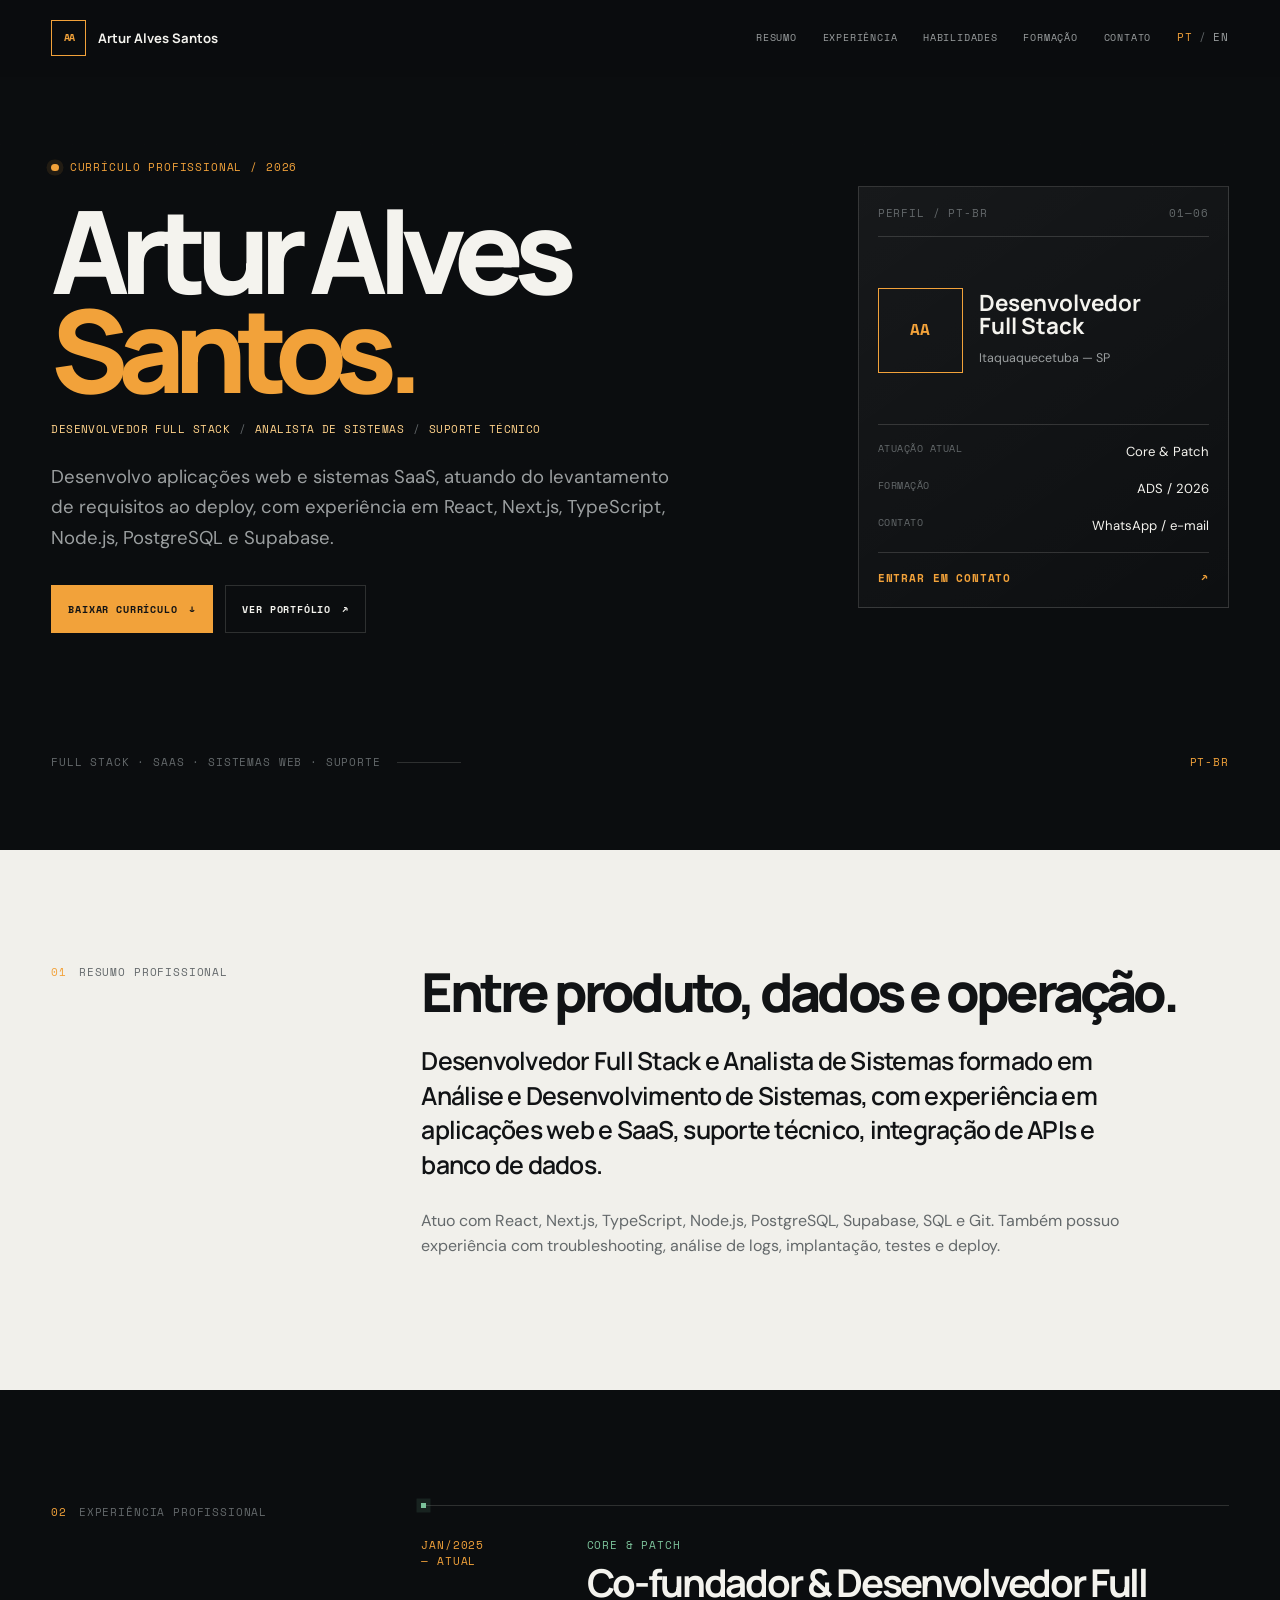
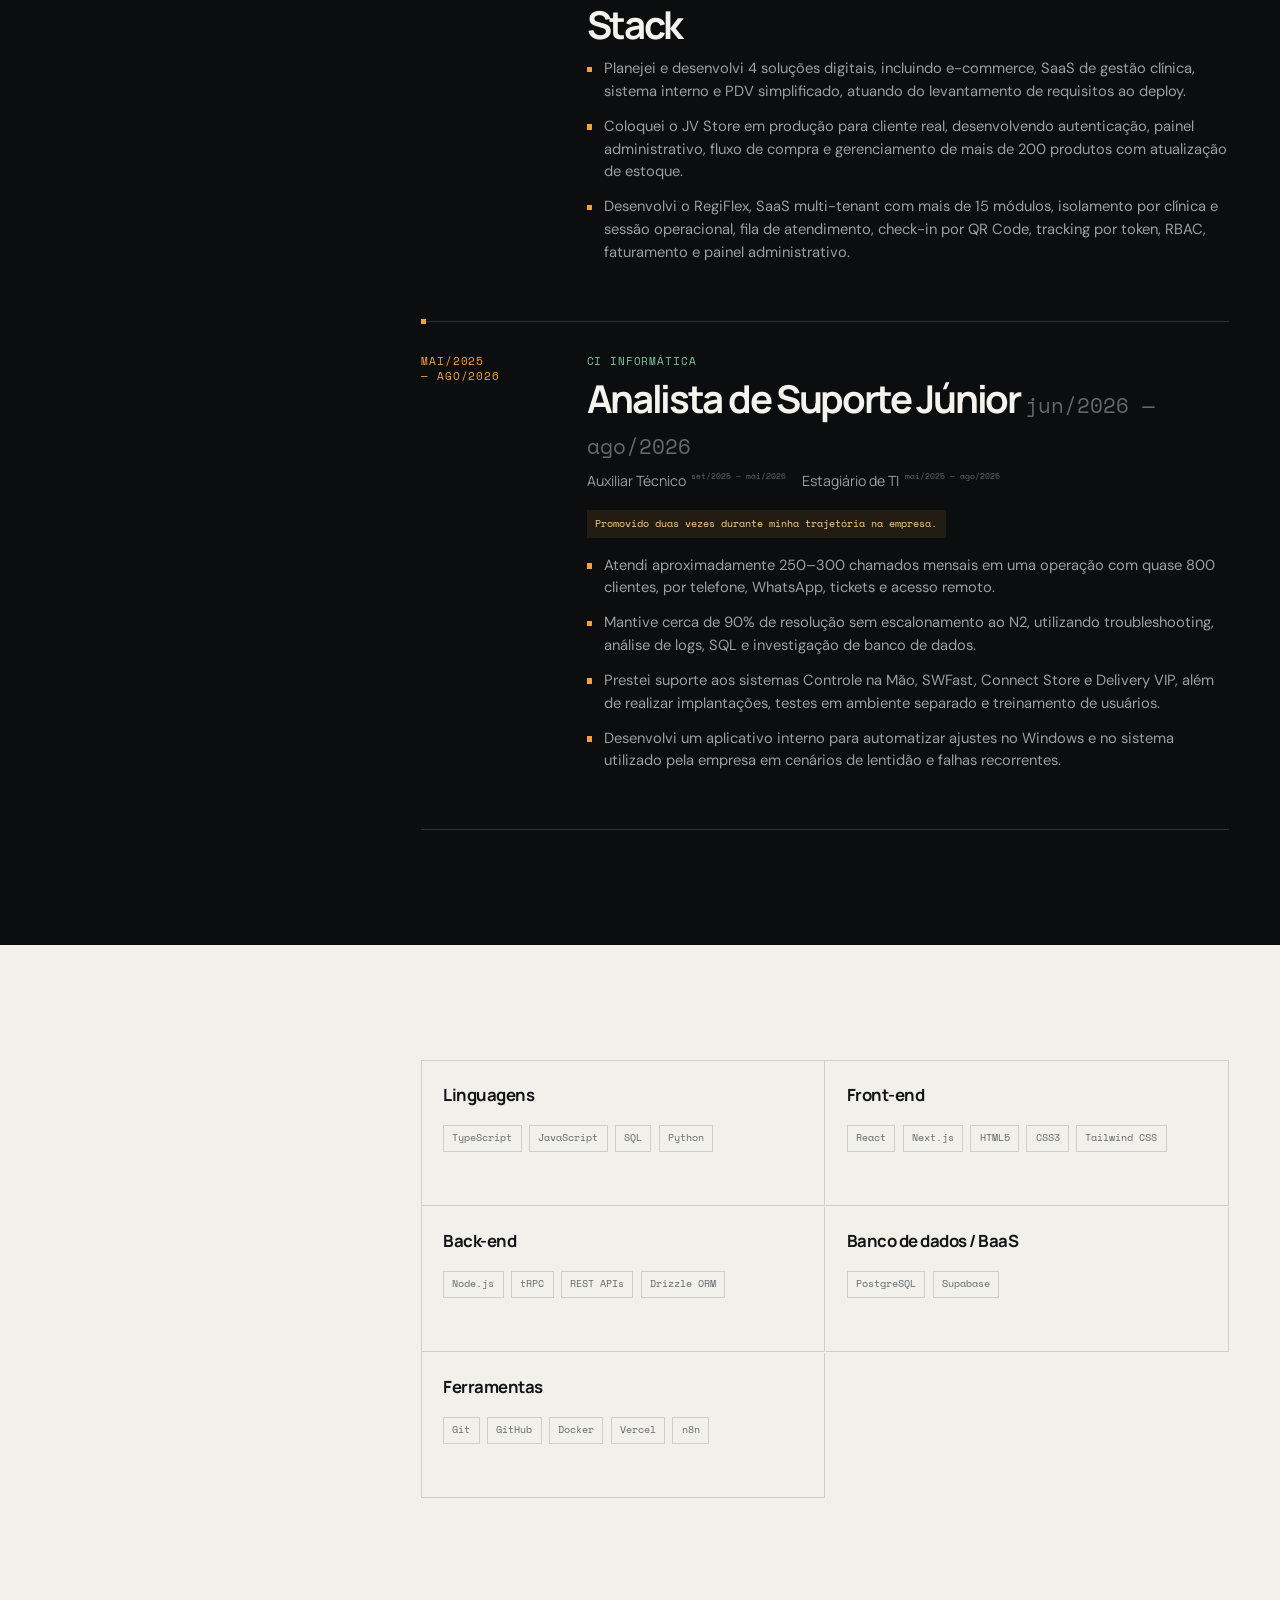
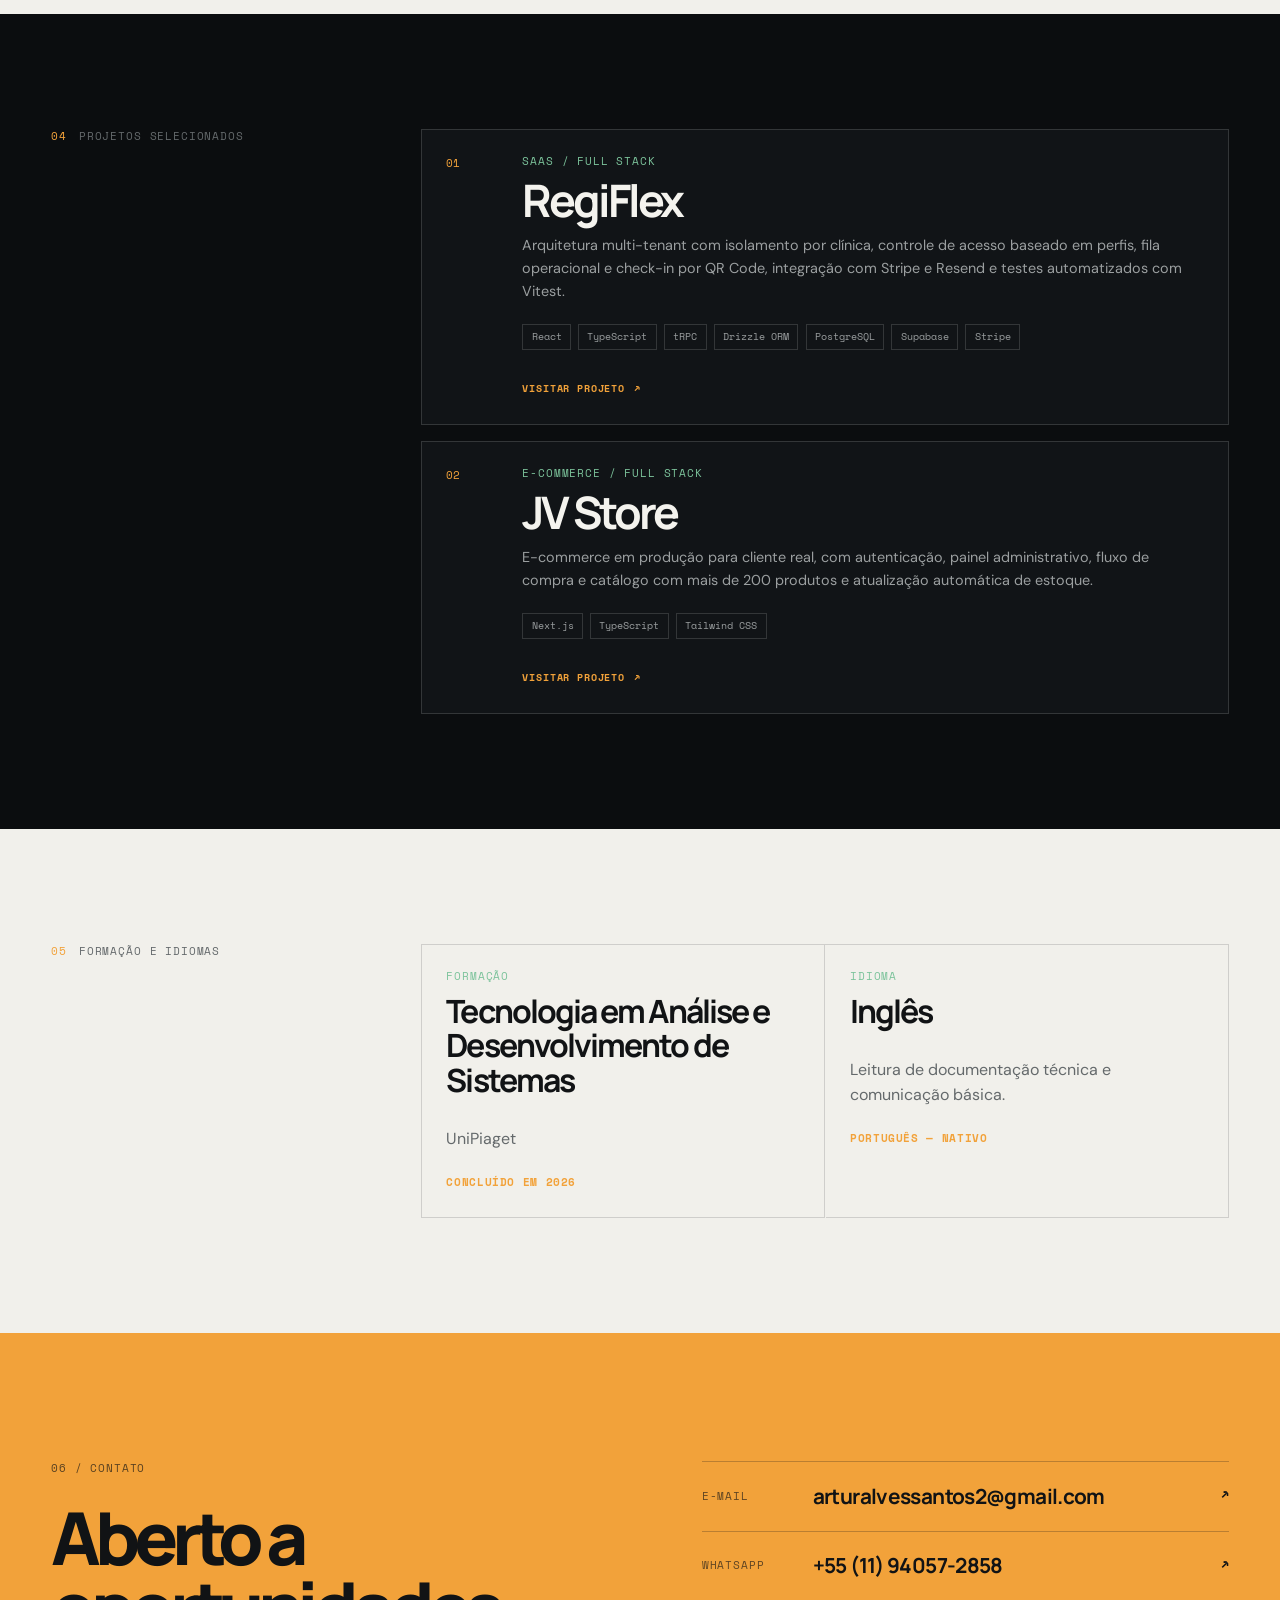
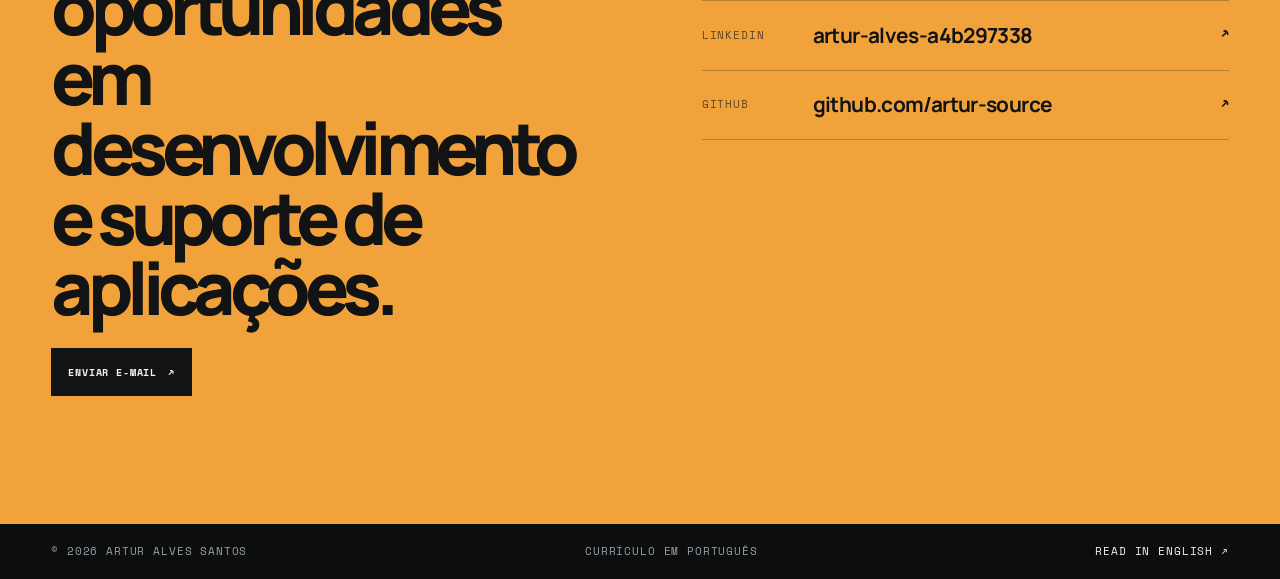
<file: index.html>
<!doctype html>
<html lang="pt-BR">
<head>
    <meta charset="UTF-8">
    <meta name="viewport" content="width=device-width, initial-scale=1.0">
    <meta name="description" content="Currículo de Artur Alves Santos, Desenvolvedor Full Stack, Analista de Sistemas e Suporte Técnico.">
    <meta name="author" content="Artur Alves Santos">
    <meta name="theme-color" content="#0b0d0f">
    <link rel="canonical" href="https://artur-source.github.io/artur-alves-curriculo/">
    <link rel="icon" href="favicon.ico" sizes="any">
    <link rel="icon" type="image/png" sizes="256x256" href="favicon-256.png">
    <link rel="apple-touch-icon" href="favicon-256.png">
    <meta property="og:type" content="profile">
    <meta property="og:locale" content="pt_BR">
    <meta property="og:url" content="https://artur-source.github.io/artur-alves-curriculo/">
    <meta property="og:title" content="Artur Alves Santos | Currículo">
    <meta property="og:description" content="Desenvolvedor Full Stack, Analista de Sistemas e Suporte Técnico.">
    <meta property="og:image" content="https://artur-source.github.io/portfolio-artur-novo/assets/og-card.png">
    <meta name="twitter:card" content="summary">
    <title>Artur Alves Santos | Currículo</title>
    <link rel="preconnect" href="https://fonts.googleapis.com">
    <link rel="preconnect" href="https://fonts.gstatic.com" crossorigin>
    <link href="https://fonts.googleapis.com/css2?family=DM+Sans:wght@400;500;600;700&family=Manrope:wght@500;600;700;800&family=Space+Mono:wght@400;700&display=swap" rel="stylesheet">
    <link rel="stylesheet" href="curriculo-styles.css?v=755b18c">
    <script type="application/ld+json">
    {
        "@context": "https://schema.org",
        "@type": "Person",
        "name": "Artur Alves Santos",
        "jobTitle": "Desenvolvedor Full Stack | Analista de Sistemas | Suporte Técnico",
        "url": "https://artur-source.github.io/artur-alves-curriculo/",
        "email": "mailto:arturalvessantos2@gmail.com",
        "sameAs": ["https://github.com/artur-source", "https://www.linkedin.com/in/artur-alves-a4b297338"]
    }
    </script>
</head>
<body data-lang="pt">
    <a class="skip-link" href="#conteudo">Pular para o conteúdo</a>
    <header class="site-header" data-header>
        <div class="container header-inner">
            <a class="brand" href="#inicio" aria-label="Artur Alves Santos — início"><span class="brand-mark">AA</span><span class="brand-name">Artur Alves Santos</span></a>
            <button class="menu-toggle" type="button" aria-expanded="false" aria-controls="site-nav"><span class="sr-only">Abrir menu</span><span></span><span></span></button>
            <nav class="site-nav" id="site-nav" aria-label="Navegação principal">
                <a href="#resumo">Resumo</a><a href="#experiencia">Experiência</a><a href="#habilidades">Habilidades</a><a href="#formacao">Formação</a><a href="#contato">Contato</a>
                <span class="language-switch" aria-label="Idioma"><a class="language-switch__active" href="./">PT</a><span>/</span><a href="en/">EN</a></span>
            </nav>
        </div>
    </header>

    <main id="conteudo">
        <section class="hero" id="inicio" aria-labelledby="hero-title">
            <div class="container hero-grid">
                <div class="hero-main reveal">
                    <p class="eyebrow"><span class="eyebrow-dot"></span> Currículo profissional / 2026</p>
                    <h1 id="hero-title">Artur Alves<br><em>Santos.</em></h1>
                    <p class="hero-role">Desenvolvedor Full Stack <span>/</span> Analista de Sistemas <span>/</span> Suporte Técnico</p>
                    <p class="hero-description">Desenvolvo aplicações web e sistemas SaaS, atuando do levantamento de requisitos ao deploy, com experiência em React, Next.js, TypeScript, Node.js, PostgreSQL e Supabase.</p>
                    <div class="hero-actions"><a class="button button--primary" href="Curriculo-Artur-Alves-Santos.pdf" download>Baixar currículo <span>↓</span></a><a class="button button--secondary" href="https://artur-source.github.io/portfolio-artur-novo/" target="_blank" rel="noopener noreferrer">Ver portfólio <span>↗</span></a></div>
                </div>
                <aside class="hero-card reveal reveal--delay" aria-label="Dados de contato">
                    <div class="hero-card__top"><span>PERFIL / PT-BR</span><span>01—06</span></div>
                    <div class="hero-card__identity"><span class="hero-initials">AA</span><div><strong>Desenvolvedor<br>Full Stack</strong><span>Itaquaquecetuba — SP</span></div></div>
                    <dl class="quick-facts"><div><dt>Atuação atual</dt><dd>Core &amp; Patch</dd></div><div><dt>Formação</dt><dd>ADS / 2026</dd></div><div><dt>Contato</dt><dd>WhatsApp / e-mail</dd></div></dl>
                    <a class="card-link" href="#contato">Entrar em contato <span>↗</span></a>
                </aside>
            </div>
            <div class="container hero-footer"><span>Full Stack · SaaS · Sistemas web · Suporte</span><span class="hero-footer__line"></span><span>PT-BR</span></div>
        </section>

        <section class="section section--paper" id="resumo" aria-labelledby="summary-title">
            <div class="container split-layout"><div class="section-label reveal"><span>01</span><p>Resumo profissional</p></div><div class="section-content reveal reveal--delay"><h2 id="summary-title">Entre produto, dados e operação.</h2><p class="lead">Desenvolvedor Full Stack e Analista de Sistemas formado em Análise e Desenvolvimento de Sistemas, com experiência em aplicações web e SaaS, suporte técnico, integração de APIs e banco de dados.</p><p>Atuo com React, Next.js, TypeScript, Node.js, PostgreSQL, Supabase, SQL e Git. Também possuo experiência com troubleshooting, análise de logs, implantação, testes e deploy.</p></div></div>
        </section>

        <section class="section" id="experiencia" aria-labelledby="experience-title">
            <div class="container split-layout"><div class="section-label reveal"><span>02</span><p id="experience-title">Experiência profissional</p></div><div class="experience-list reveal reveal--delay">
                <article class="experience-item experience-item--current"><div class="experience-date">jan/2025<br>— atual</div><div class="experience-body"><p class="experience-company">Core &amp; Patch</p><h2>Co-fundador &amp; Desenvolvedor Full Stack</h2><ul><li>Planejei e desenvolvi 4 soluções digitais, incluindo e-commerce, SaaS de gestão clínica, sistema interno e PDV simplificado, atuando do levantamento de requisitos ao deploy.</li><li>Coloquei o JV Store em produção para cliente real, desenvolvendo autenticação, painel administrativo, fluxo de compra e gerenciamento de mais de 200 produtos com atualização de estoque.</li><li>Desenvolvi o RegiFlex, SaaS multi-tenant com mais de 15 módulos, isolamento por clínica e sessão operacional, fila de atendimento, check-in por QR Code, tracking por token, RBAC, faturamento e painel administrativo.</li></ul></div></article>
                <article class="experience-item"><div class="experience-date">mai/2025<br>— ago/2026</div><div class="experience-body"><p class="experience-company">CI Informática</p><h2>Analista de Suporte Júnior <small>jun/2026 — ago/2026</small></h2><div class="role-history"><span>Auxiliar Técnico <small>set/2025 — mai/2026</small></span><span>Estagiário de TI <small>mai/2025 — ago/2025</small></span></div><p class="promotion-note">Promovido duas vezes durante minha trajetória na empresa.</p><ul><li>Atendi aproximadamente 250–300 chamados mensais em uma operação com quase 800 clientes, por telefone, WhatsApp, tickets e acesso remoto.</li><li>Mantive cerca de 90% de resolução sem escalonamento ao N2, utilizando troubleshooting, análise de logs, SQL e investigação de banco de dados.</li><li>Prestei suporte aos sistemas Controle na Mão, SWFast, Connect Store e Delivery VIP, além de realizar implantações, testes em ambiente separado e treinamento de usuários.</li><li>Desenvolvi um aplicativo interno para automatizar ajustes no Windows e no sistema utilizado pela empresa em cenários de lentidão e falhas recorrentes.</li></ul></div></article>
            </div></div>
        </section>

        <section class="section section--paper" id="habilidades" aria-labelledby="skills-title">
            <div class="container split-layout"><div class="section-label reveal"><span>03</span><p id="skills-title">Competências</p></div><div class="skills-layout reveal reveal--delay">
                <div class="skill-group"><h2>Linguagens</h2><div class="tag-list"><span>TypeScript</span><span>JavaScript</span><span>SQL</span><span>Python</span></div></div><div class="skill-group"><h2>Front-end</h2><div class="tag-list"><span>React</span><span>Next.js</span><span>HTML5</span><span>CSS3</span><span>Tailwind CSS</span></div></div><div class="skill-group"><h2>Back-end</h2><div class="tag-list"><span>Node.js</span><span>tRPC</span><span>REST APIs</span><span>Drizzle ORM</span></div></div><div class="skill-group"><h2>Banco de dados / BaaS</h2><div class="tag-list"><span>PostgreSQL</span><span>Supabase</span></div></div><div class="skill-group"><h2>Ferramentas</h2><div class="tag-list"><span>Git</span><span>GitHub</span><span>Docker</span><span>Vercel</span><span>n8n</span></div></div>
            </div></div>
        </section>

        <section class="section" id="projetos" aria-labelledby="projects-title"><div class="container split-layout"><div class="section-label reveal"><span>04</span><p id="projects-title">Projetos selecionados</p></div><div class="project-list reveal reveal--delay"><article class="project-item"><div class="project-index">01</div><div><p class="project-kicker">SaaS / Full Stack</p><h2>RegiFlex</h2><p>Arquitetura multi-tenant com isolamento por clínica, controle de acesso baseado em perfis, fila operacional e check-in por QR Code, integração com Stripe e Resend e testes automatizados com Vitest.</p><div class="tag-list"><span>React</span><span>TypeScript</span><span>tRPC</span><span>Drizzle ORM</span><span>PostgreSQL</span><span>Supabase</span><span>Stripe</span></div><a class="text-link" href="https://appregiflex.com.br" target="_blank" rel="noopener noreferrer">Visitar projeto <span>↗</span></a></div></article><article class="project-item"><div class="project-index">02</div><div><p class="project-kicker">E-commerce / Full Stack</p><h2>JV Store</h2><p>E-commerce em produção para cliente real, com autenticação, painel administrativo, fluxo de compra e catálogo com mais de 200 produtos e atualização automática de estoque.</p><div class="tag-list"><span>Next.js</span><span>TypeScript</span><span>Tailwind CSS</span></div><a class="text-link" href="https://jvstore.com.br" target="_blank" rel="noopener noreferrer">Visitar projeto <span>↗</span></a></div></article></div></div></section>

        <section class="section section--paper" id="formacao" aria-labelledby="education-title"><div class="container split-layout"><div class="section-label reveal"><span>05</span><p id="education-title">Formação e idiomas</p></div><div class="education-grid reveal reveal--delay"><article><p class="card-kicker">Formação</p><h2>Tecnologia em Análise e Desenvolvimento de Sistemas</h2><p>UniPiaget</p><strong>Concluído em 2026</strong></article><article><p class="card-kicker">Idioma</p><h2>Inglês</h2><p>Leitura de documentação técnica e comunicação básica.</p><strong>Português — nativo</strong></article></div></div></section>

        <section class="contact-section" id="contato" aria-labelledby="contact-title"><div class="container contact-layout"><div class="reveal"><p class="eyebrow">06 / Contato</p><h2 id="contact-title">Aberto a oportunidades em desenvolvimento e suporte de aplicações.</h2><a class="button button--dark" href="mailto:arturalvessantos2@gmail.com">Enviar e-mail <span>↗</span></a></div><div class="contact-list reveal reveal--delay"><a href="mailto:arturalvessantos2@gmail.com"><span>E-mail</span><strong>arturalvessantos2@gmail.com</strong><b>↗</b></a><a href="https://wa.me/5511940572858" target="_blank" rel="noopener noreferrer"><span>WhatsApp</span><strong>+55 (11) 94057-2858</strong><b>↗</b></a><a href="https://www.linkedin.com/in/artur-alves-a4b297338" target="_blank" rel="noopener noreferrer"><span>LinkedIn</span><strong>artur-alves-a4b297338</strong><b>↗</b></a><a href="https://github.com/artur-source" target="_blank" rel="noopener noreferrer"><span>GitHub</span><strong>github.com/artur-source</strong><b>↗</b></a></div></div></section>
    </main>
    <footer class="site-footer"><div class="container footer-inner"><span>© 2026 Artur Alves Santos</span><span>Currículo em português</span><a href="en/">Read in English ↗</a></div></footer>
    <script src="curriculo-script.js?v=755b18c" defer></script>
</body>
</html>
</file>
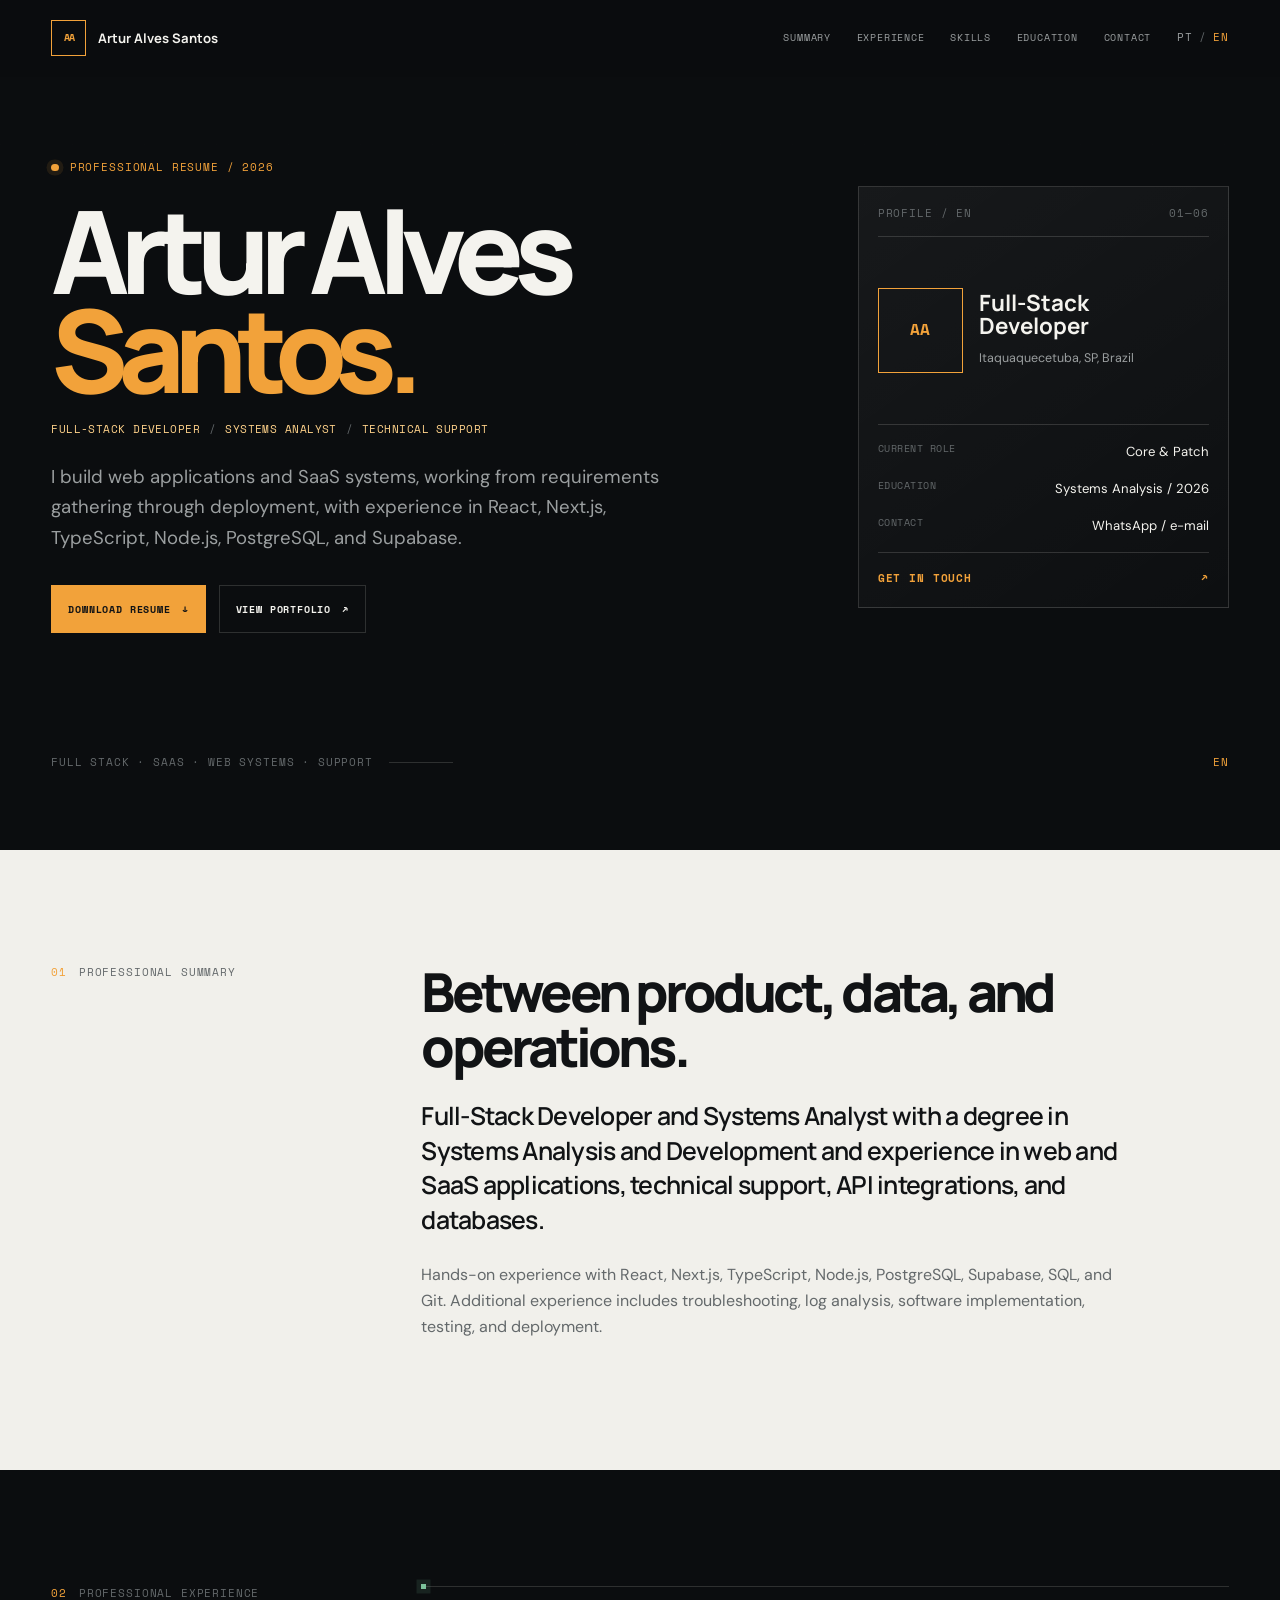
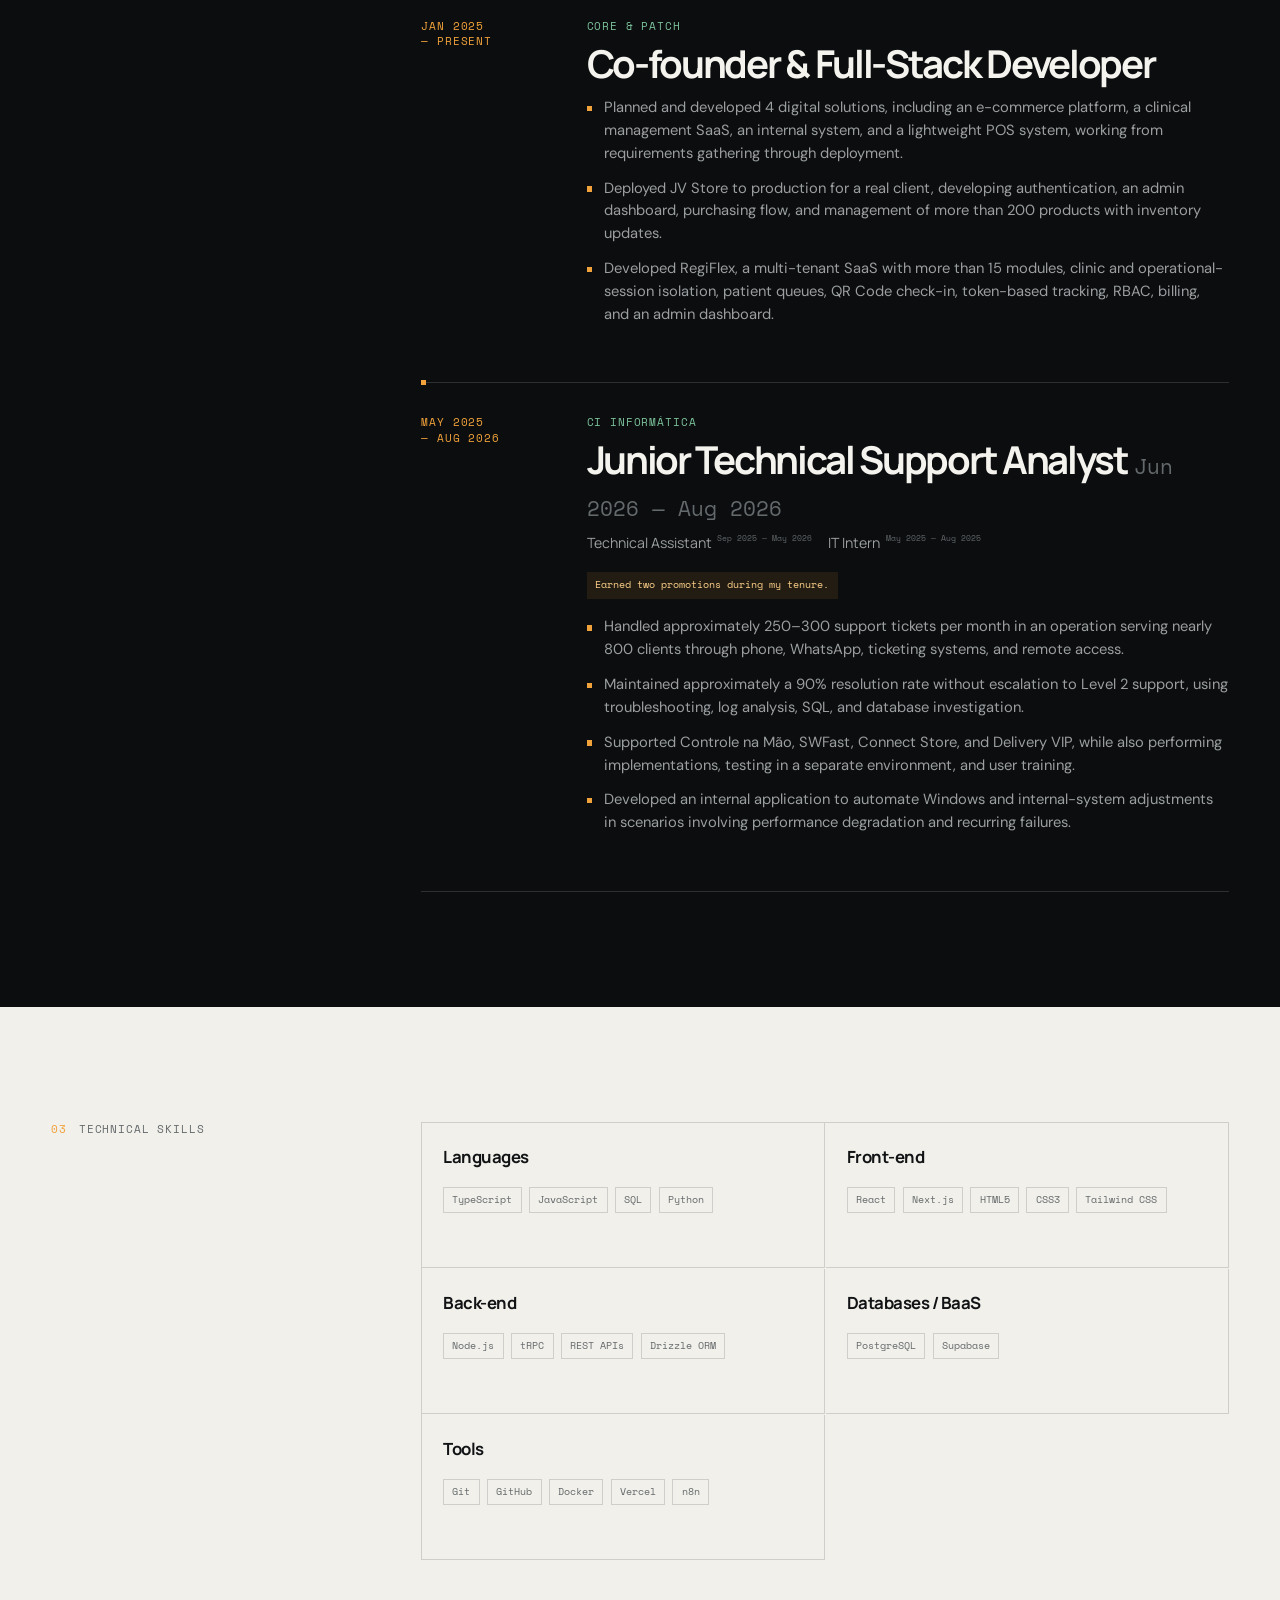
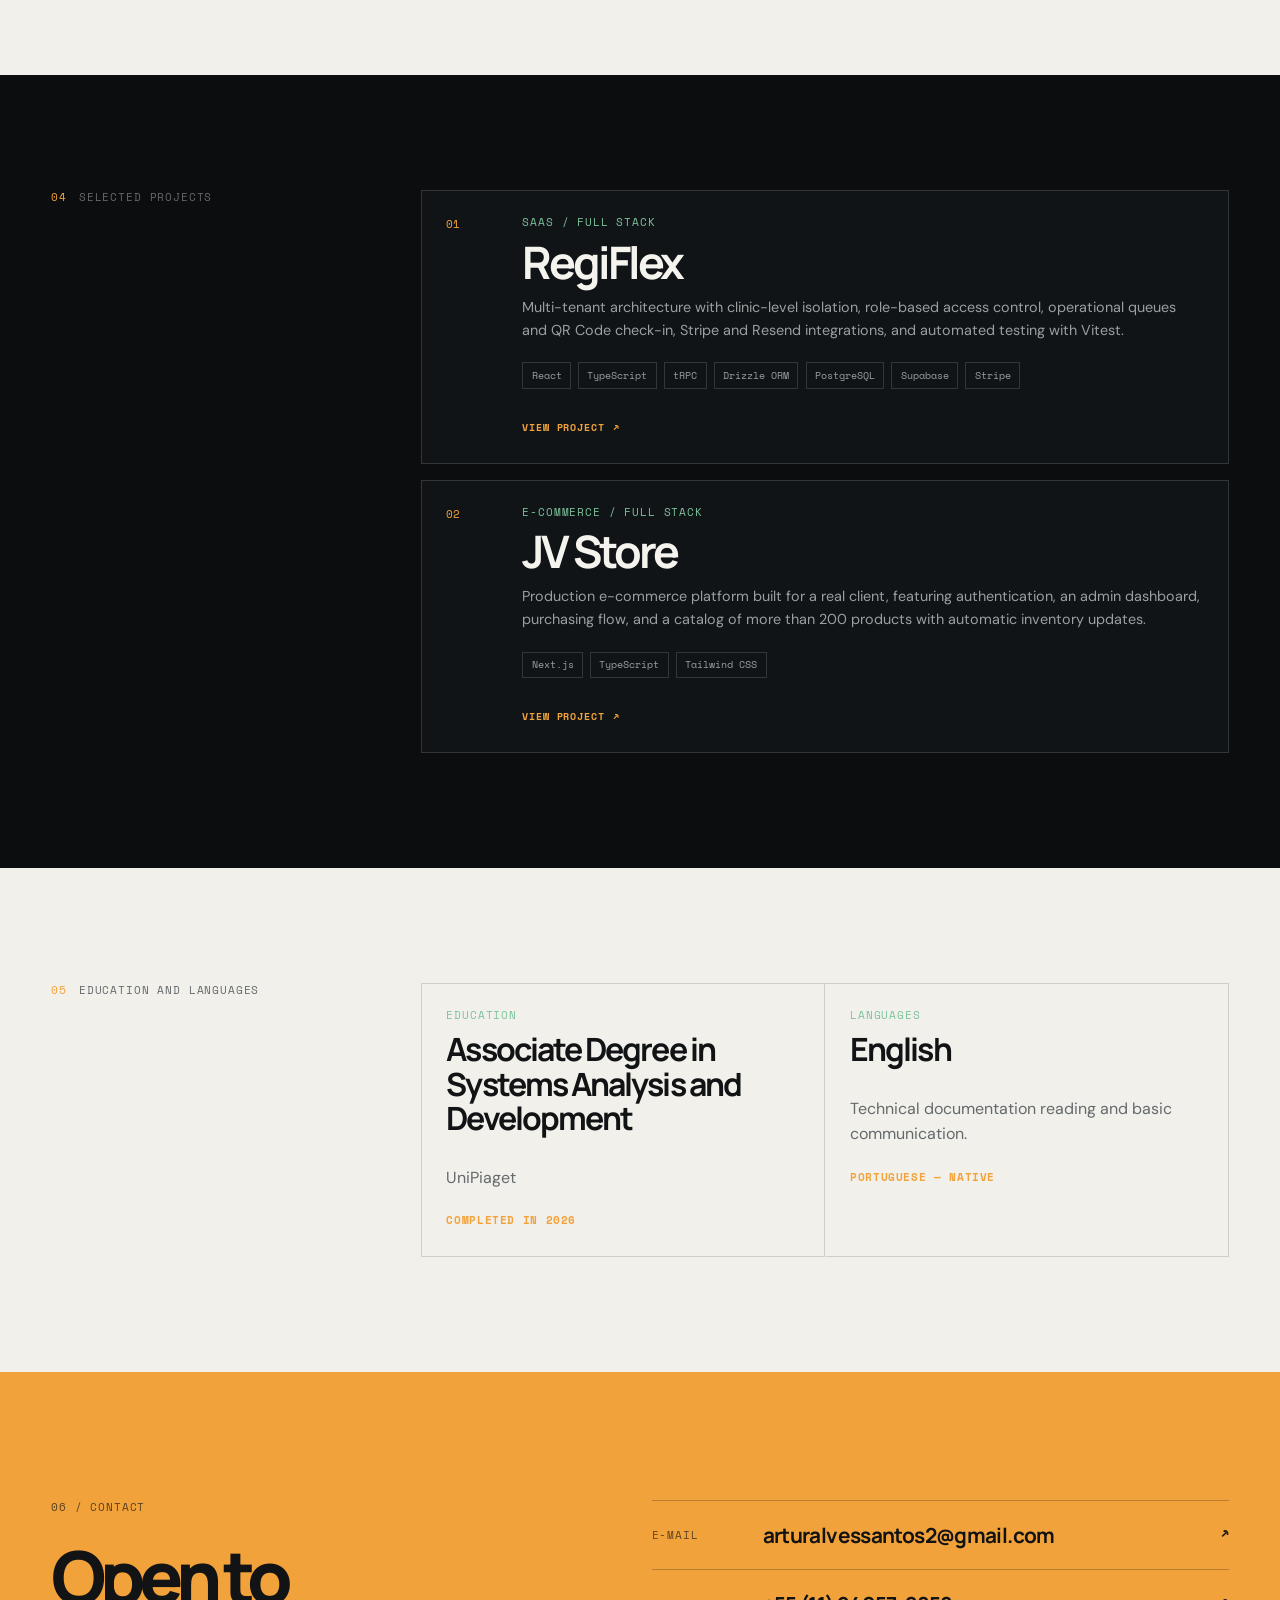
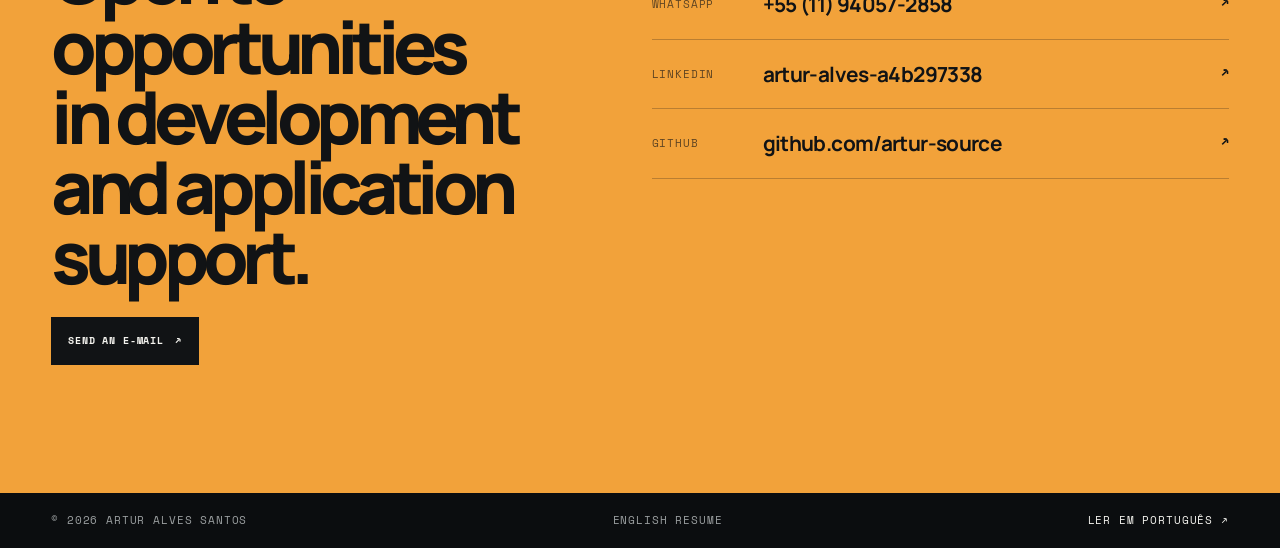
<file: en/index.html>
<!doctype html>
<html lang="en">
<head>
    <meta charset="UTF-8">
    <meta name="viewport" content="width=device-width, initial-scale=1.0">
    <meta name="description" content="Resume of Artur Alves Santos, Full-Stack Developer, Systems Analyst, and Technical Support professional.">
    <meta name="author" content="Artur Alves Santos">
    <meta name="theme-color" content="#0b0d0f">
    <link rel="canonical" href="https://artur-source.github.io/artur-alves-curriculo/en/">
    <link rel="icon" href="../favicon.ico" sizes="any">
    <link rel="icon" type="image/png" sizes="256x256" href="../favicon-256.png">
    <link rel="apple-touch-icon" href="../favicon-256.png">
    <meta property="og:type" content="profile">
    <meta property="og:locale" content="en_US">
    <meta property="og:url" content="https://artur-source.github.io/artur-alves-curriculo/en/">
    <meta property="og:title" content="Artur Alves Santos | Resume">
    <meta property="og:description" content="Full-Stack Developer, Systems Analyst, and Technical Support professional.">
    <meta property="og:image" content="https://artur-source.github.io/portfolio-artur-novo/assets/og-card.png">
    <meta name="twitter:card" content="summary">
    <title>Artur Alves Santos | Resume</title>
    <link rel="preconnect" href="https://fonts.googleapis.com">
    <link rel="preconnect" href="https://fonts.gstatic.com" crossorigin>
    <link href="https://fonts.googleapis.com/css2?family=DM+Sans:wght@400;500;600;700&family=Manrope:wght@500;600;700;800&family=Space+Mono:wght@400;700&display=swap" rel="stylesheet">
    <link rel="stylesheet" href="../curriculo-styles.css?v=755b18c">
    <script type="application/ld+json">
    {
        "@context": "https://schema.org",
        "@type": "Person",
        "name": "Artur Alves Santos",
        "jobTitle": "Full-Stack Developer | Systems Analyst | Technical Support",
        "url": "https://artur-source.github.io/artur-alves-curriculo/en/",
        "email": "mailto:arturalvessantos2@gmail.com",
        "sameAs": ["https://github.com/artur-source", "https://www.linkedin.com/in/artur-alves-a4b297338"]
    }
    </script>
</head>
<body data-lang="en">
    <a class="skip-link" href="#content">Skip to content</a>
    <header class="site-header" data-header>
        <div class="container header-inner">
            <a class="brand" href="#home" aria-label="Artur Alves Santos — home"><span class="brand-mark">AA</span><span class="brand-name">Artur Alves Santos</span></a>
            <button class="menu-toggle" type="button" aria-expanded="false" aria-controls="site-nav"><span class="sr-only">Open menu</span><span></span><span></span></button>
            <nav class="site-nav" id="site-nav" aria-label="Main navigation">
                <a href="#summary">Summary</a><a href="#experience">Experience</a><a href="#skills">Skills</a><a href="#education">Education</a><a href="#contact">Contact</a>
                <span class="language-switch" aria-label="Language"><a href="../">PT</a><span>/</span><a class="language-switch__active" href="./">EN</a></span>
            </nav>
        </div>
    </header>

    <main id="content">
        <section class="hero" id="home" aria-labelledby="hero-title">
            <div class="container hero-grid">
                <div class="hero-main reveal">
                    <p class="eyebrow"><span class="eyebrow-dot"></span> Professional resume / 2026</p>
                    <h1 id="hero-title">Artur Alves<br><em>Santos.</em></h1>
                    <p class="hero-role">Full-Stack Developer <span>/</span> Systems Analyst <span>/</span> Technical Support</p>
                    <p class="hero-description">I build web applications and SaaS systems, working from requirements gathering through deployment, with experience in React, Next.js, TypeScript, Node.js, PostgreSQL, and Supabase.</p>
                    <div class="hero-actions"><a class="button button--primary" href="../Resume-Artur-Alves-Santos.pdf" download>Download resume <span>↓</span></a><a class="button button--secondary" href="https://artur-source.github.io/portfolio-artur-novo/" target="_blank" rel="noopener noreferrer">View portfolio <span>↗</span></a></div>
                </div>
                <aside class="hero-card reveal reveal--delay" aria-label="Contact summary">
                    <div class="hero-card__top"><span>PROFILE / EN</span><span>01—06</span></div>
                    <div class="hero-card__identity"><span class="hero-initials">AA</span><div><strong>Full-Stack<br>Developer</strong><span>Itaquaquecetuba, SP, Brazil</span></div></div>
                    <dl class="quick-facts"><div><dt>Current role</dt><dd>Core &amp; Patch</dd></div><div><dt>Education</dt><dd>Systems Analysis / 2026</dd></div><div><dt>Contact</dt><dd>WhatsApp / e-mail</dd></div></dl>
                    <a class="card-link" href="#contact">Get in touch <span>↗</span></a>
                </aside>
            </div>
            <div class="container hero-footer"><span>Full Stack · SaaS · Web systems · Support</span><span class="hero-footer__line"></span><span>EN</span></div>
        </section>

        <section class="section section--paper" id="summary" aria-labelledby="summary-title"><div class="container split-layout"><div class="section-label reveal"><span>01</span><p>Professional summary</p></div><div class="section-content reveal reveal--delay"><h2 id="summary-title">Between product, data, and operations.</h2><p class="lead">Full-Stack Developer and Systems Analyst with a degree in Systems Analysis and Development and experience in web and SaaS applications, technical support, API integrations, and databases.</p><p>Hands-on experience with React, Next.js, TypeScript, Node.js, PostgreSQL, Supabase, SQL, and Git. Additional experience includes troubleshooting, log analysis, software implementation, testing, and deployment.</p></div></div></section>

        <section class="section" id="experience" aria-labelledby="experience-title"><div class="container split-layout"><div class="section-label reveal"><span>02</span><p id="experience-title">Professional experience</p></div><div class="experience-list reveal reveal--delay">
            <article class="experience-item experience-item--current"><div class="experience-date">Jan 2025<br>— Present</div><div class="experience-body"><p class="experience-company">Core &amp; Patch</p><h2>Co-founder &amp; Full-Stack Developer</h2><ul><li>Planned and developed 4 digital solutions, including an e-commerce platform, a clinical management SaaS, an internal system, and a lightweight POS system, working from requirements gathering through deployment.</li><li>Deployed JV Store to production for a real client, developing authentication, an admin dashboard, purchasing flow, and management of more than 200 products with inventory updates.</li><li>Developed RegiFlex, a multi-tenant SaaS with more than 15 modules, clinic and operational-session isolation, patient queues, QR Code check-in, token-based tracking, RBAC, billing, and an admin dashboard.</li></ul></div></article>
            <article class="experience-item"><div class="experience-date">May 2025<br>— Aug 2026</div><div class="experience-body"><p class="experience-company">CI Informática</p><h2>Junior Technical Support Analyst <small>Jun 2026 — Aug 2026</small></h2><div class="role-history"><span>Technical Assistant <small>Sep 2025 — May 2026</small></span><span>IT Intern <small>May 2025 — Aug 2025</small></span></div><p class="promotion-note">Earned two promotions during my tenure.</p><ul><li>Handled approximately 250–300 support tickets per month in an operation serving nearly 800 clients through phone, WhatsApp, ticketing systems, and remote access.</li><li>Maintained approximately a 90% resolution rate without escalation to Level 2 support, using troubleshooting, log analysis, SQL, and database investigation.</li><li>Supported Controle na Mão, SWFast, Connect Store, and Delivery VIP, while also performing implementations, testing in a separate environment, and user training.</li><li>Developed an internal application to automate Windows and internal-system adjustments in scenarios involving performance degradation and recurring failures.</li></ul></div></article>
        </div></div></section>

        <section class="section section--paper" id="skills" aria-labelledby="skills-title"><div class="container split-layout"><div class="section-label reveal"><span>03</span><p id="skills-title">Technical skills</p></div><div class="skills-layout reveal reveal--delay"><div class="skill-group"><h2>Languages</h2><div class="tag-list"><span>TypeScript</span><span>JavaScript</span><span>SQL</span><span>Python</span></div></div><div class="skill-group"><h2>Front-end</h2><div class="tag-list"><span>React</span><span>Next.js</span><span>HTML5</span><span>CSS3</span><span>Tailwind CSS</span></div></div><div class="skill-group"><h2>Back-end</h2><div class="tag-list"><span>Node.js</span><span>tRPC</span><span>REST APIs</span><span>Drizzle ORM</span></div></div><div class="skill-group"><h2>Databases / BaaS</h2><div class="tag-list"><span>PostgreSQL</span><span>Supabase</span></div></div><div class="skill-group"><h2>Tools</h2><div class="tag-list"><span>Git</span><span>GitHub</span><span>Docker</span><span>Vercel</span><span>n8n</span></div></div></div></div></section>

        <section class="section" id="projects" aria-labelledby="projects-title"><div class="container split-layout"><div class="section-label reveal"><span>04</span><p id="projects-title">Selected projects</p></div><div class="project-list reveal reveal--delay"><article class="project-item"><div class="project-index">01</div><div><p class="project-kicker">SaaS / Full Stack</p><h2>RegiFlex</h2><p>Multi-tenant architecture with clinic-level isolation, role-based access control, operational queues and QR Code check-in, Stripe and Resend integrations, and automated testing with Vitest.</p><div class="tag-list"><span>React</span><span>TypeScript</span><span>tRPC</span><span>Drizzle ORM</span><span>PostgreSQL</span><span>Supabase</span><span>Stripe</span></div><a class="text-link" href="https://appregiflex.com.br" target="_blank" rel="noopener noreferrer">View project <span>↗</span></a></div></article><article class="project-item"><div class="project-index">02</div><div><p class="project-kicker">E-commerce / Full Stack</p><h2>JV Store</h2><p>Production e-commerce platform built for a real client, featuring authentication, an admin dashboard, purchasing flow, and a catalog of more than 200 products with automatic inventory updates.</p><div class="tag-list"><span>Next.js</span><span>TypeScript</span><span>Tailwind CSS</span></div><a class="text-link" href="https://jvstore.com.br" target="_blank" rel="noopener noreferrer">View project <span>↗</span></a></div></article></div></div></section>

        <section class="section section--paper" id="education" aria-labelledby="education-title"><div class="container split-layout"><div class="section-label reveal"><span>05</span><p id="education-title">Education and languages</p></div><div class="education-grid reveal reveal--delay"><article><p class="card-kicker">Education</p><h2>Associate Degree in Systems Analysis and Development</h2><p>UniPiaget</p><strong>Completed in 2026</strong></article><article><p class="card-kicker">Languages</p><h2>English</h2><p>Technical documentation reading and basic communication.</p><strong>Portuguese — native</strong></article></div></div></section>

        <section class="contact-section" id="contact" aria-labelledby="contact-title"><div class="container contact-layout"><div class="reveal"><p class="eyebrow">06 / Contact</p><h2 id="contact-title">Open to opportunities in development and application support.</h2><a class="button button--dark" href="mailto:arturalvessantos2@gmail.com">Send an e-mail <span>↗</span></a></div><div class="contact-list reveal reveal--delay"><a href="mailto:arturalvessantos2@gmail.com"><span>E-mail</span><strong>arturalvessantos2@gmail.com</strong><b>↗</b></a><a href="https://wa.me/5511940572858" target="_blank" rel="noopener noreferrer"><span>WhatsApp</span><strong>+55 (11) 94057-2858</strong><b>↗</b></a><a href="https://www.linkedin.com/in/artur-alves-a4b297338" target="_blank" rel="noopener noreferrer"><span>LinkedIn</span><strong>artur-alves-a4b297338</strong><b>↗</b></a><a href="https://github.com/artur-source" target="_blank" rel="noopener noreferrer"><span>GitHub</span><strong>github.com/artur-source</strong><b>↗</b></a></div></div></section>
    </main>
    <footer class="site-footer"><div class="container footer-inner"><span>© 2026 Artur Alves Santos</span><span>English resume</span><a href="../">Ler em português ↗</a></div></footer>
    <script src="../curriculo-script.js?v=755b18c" defer></script>
</body>
</html>
</file>
<file: curriculo-styles.css>
:root {
    --bg: #0b0d0f;
    --bg-elevated: #111417;
    --paper: #f1f0eb;
    --paper-soft: #e5e4de;
    --ink: #111315;
    --text: #f4f3ee;
    --muted: #9b9fa0;
    --muted-dark: #64696b;
    --line: rgba(244, 243, 238, .15);
    --line-dark: rgba(17, 19, 21, .15);
    --accent: #f2a23a;
    --accent-soft: #ffd28a;
    --green: #7cc39b;
    --display: 'Manrope', sans-serif;
    --body: 'DM Sans', sans-serif;
    --mono: 'Space Mono', monospace;
    --container: 1180px;
    --gutter: clamp(1.25rem, 4vw, 4rem);
    --ease: cubic-bezier(.22, .61, .36, 1);
}

* { box-sizing: border-box; }
html { scroll-behavior: smooth; }
body { margin: 0; min-width: 320px; overflow-x: hidden; background: var(--bg); color: var(--text); font-family: var(--body); font-size: 16px; line-height: 1.6; -webkit-font-smoothing: antialiased; }
body::before { position: fixed; z-index: -1; inset: 0; pointer-events: none; content: ''; opacity: .2; background-image: linear-gradient(rgba(255,255,255,.028) 1px, transparent 1px), linear-gradient(90deg, rgba(255,255,255,.028) 1px, transparent 1px); background-size: 72px 72px; mask-image: linear-gradient(to bottom, black, transparent 70%); }
a { color: inherit; }
button, a { -webkit-tap-highlight-color: transparent; }
button, a { font: inherit; }
::selection { background: var(--accent); color: var(--ink); }
.container { width: min(calc(100% - (var(--gutter) * 2)), var(--container)); margin-inline: auto; }
.section { padding: clamp(5.2rem, 9vw, 9rem) 0; scroll-margin-top: 80px; }
.section--paper { background: var(--paper); color: var(--ink); }
.sr-only { position: absolute; width: 1px; height: 1px; padding: 0; margin: -1px; overflow: hidden; clip: rect(0,0,0,0); white-space: nowrap; border: 0; }
.skip-link { position: fixed; z-index: 100; top: .75rem; left: .75rem; padding: .65rem .9rem; background: var(--accent); color: var(--ink); font-weight: 700; text-decoration: none; transform: translateY(-150%); transition: transform 180ms ease; }
.skip-link:focus { transform: translateY(0); }
.eyebrow, .section-label, .hero-card__top, .hero-footer, .experience-date, .experience-company, .project-kicker, .card-kicker, .contact-list > a > span, .footer-inner, .language-switch { font-family: var(--mono); font-size: .66rem; letter-spacing: .08em; line-height: 1.45; text-transform: uppercase; }
.eyebrow { display: flex; align-items: center; gap: .7rem; margin: 0 0 1.6rem; color: var(--accent); }
.eyebrow-dot { width: .46rem; height: .46rem; border-radius: 50%; background: var(--accent); box-shadow: 0 0 0 .28rem rgba(242,162,58,.1); }

.site-header { position: fixed; z-index: 20; top: 0; width: 100%; border-bottom: 1px solid transparent; background: rgba(11,13,15,.78); backdrop-filter: blur(18px); transition: background 180ms ease, border-color 180ms ease; }
.site-header.is-scrolled { border-color: var(--line); background: rgba(11,13,15,.95); }
.header-inner { display: flex; min-height: 76px; align-items: center; justify-content: space-between; gap: 2rem; }
.brand { display: inline-flex; align-items: center; gap: .7rem; color: var(--text); text-decoration: none; }
.brand-mark { display: grid; width: 2.2rem; height: 2.2rem; place-items: center; border: 1px solid var(--accent); color: var(--accent); font-family: var(--mono); font-size: .64rem; font-weight: 700; letter-spacing: -.12em; }
.brand-name { font-family: var(--display); font-size: .82rem; font-weight: 700; }
.site-nav { display: flex; align-items: center; gap: clamp(1rem, 2vw, 1.8rem); }
.site-nav > a { position: relative; padding: .5rem 0; color: var(--muted); font-family: var(--mono); font-size: .63rem; letter-spacing: .08em; text-decoration: none; text-transform: uppercase; transition: color 180ms ease; }
.site-nav > a::after { position: absolute; right: 0; bottom: 0; left: 0; height: 1px; background: var(--accent); content: ''; transform: scaleX(0); transform-origin: right; transition: transform 180ms ease; }
.site-nav > a:hover, .site-nav > a.is-active { color: var(--text); }
.site-nav > a:hover::after, .site-nav > a.is-active::after { transform: scaleX(1); transform-origin: left; }
.language-switch { display: inline-flex; gap: .4rem; align-items: center; color: var(--muted-dark); }
.language-switch a { color: var(--muted); text-decoration: none; transition: color 180ms ease; }
.language-switch a:hover, .language-switch__active { color: var(--accent) !important; }
.menu-toggle { display: none; width: 2.6rem; height: 2.6rem; padding: .65rem; border: 1px solid var(--line); background: transparent; color: var(--text); cursor: pointer; }
.menu-toggle > span:not(.sr-only) { display: block; width: 100%; height: 1px; margin: .35rem 0; background: currentColor; transition: transform 180ms ease; }
.menu-toggle.is-open > span:nth-last-child(2) { transform: translateY(.22rem) rotate(45deg); }
.menu-toggle.is-open > span:last-child { transform: translateY(-.22rem) rotate(-45deg); }

.hero { position: relative; display: grid; min-height: min(850px, 100svh); align-items: center; padding: 9rem 0 4rem; }
.hero-grid { display: grid; grid-template-columns: minmax(0, 1.08fr) minmax(290px, .58fr); align-items: center; gap: clamp(3rem, 9vw, 9rem); }
.hero-main { max-width: 740px; }
.hero h1, h2, p { margin-top: 0; }
.hero h1 { margin-bottom: 1.3rem; font-family: var(--display); font-size: clamp(4.2rem, 9vw, 8.2rem); font-weight: 800; letter-spacing: -.09em; line-height: .86; }
.hero h1 em { color: var(--accent); font-style: normal; }
.hero-role { display: flex; flex-wrap: wrap; gap: .55rem; align-items: center; margin-bottom: 1.5rem; color: var(--accent-soft); font-family: var(--mono); font-size: .7rem; letter-spacing: .04em; line-height: 1.6; text-transform: uppercase; }
.hero-role span { color: var(--muted-dark); }
.hero-description { max-width: 620px; margin-bottom: 2rem; color: var(--muted); font-size: clamp(1rem, 1.5vw, 1.16rem); line-height: 1.65; }
.hero-actions { display: flex; flex-wrap: wrap; gap: .8rem; }
.button { display: inline-flex; min-height: 3rem; align-items: center; justify-content: center; gap: .7rem; padding: .72rem 1rem; border: 1px solid transparent; font-family: var(--mono); font-size: .65rem; font-weight: 700; letter-spacing: .08em; text-decoration: none; text-transform: uppercase; transition: transform 180ms ease, color 180ms ease, background 180ms ease, border-color 180ms ease; }
.button:hover { transform: translateY(-2px); }
.button:focus-visible, .site-nav a:focus-visible, .brand:focus-visible, .card-link:focus-visible, .text-link:focus-visible, .contact-list a:focus-visible, .button:focus-visible, .language-switch a:focus-visible { outline: 2px solid var(--accent); outline-offset: 4px; }
.button--primary { background: var(--accent); color: var(--ink); }
.button--primary:hover { background: var(--accent-soft); }
.button--secondary { border-color: var(--line); color: var(--text); }
.button--secondary:hover { border-color: var(--accent); color: var(--accent); }
.button--dark { background: var(--ink); color: var(--text); }
.button--dark:hover { background: #2d3335; }

.hero-card { min-height: 405px; padding: 1.2rem; border: 1px solid var(--line); background: linear-gradient(145deg, rgba(255,255,255,.05), rgba(255,255,255,.012)); }
.hero-card__top { display: flex; justify-content: space-between; padding-bottom: .9rem; border-bottom: 1px solid var(--line); color: var(--muted-dark); }
.hero-card__identity { display: flex; align-items: center; gap: 1rem; margin: 3.2rem 0; }
.hero-initials { display: grid; width: 5.3rem; height: 5.3rem; place-items: center; border: 1px solid var(--accent); color: var(--accent); font-family: var(--mono); font-size: 1rem; font-weight: 700; }
.hero-card__identity strong { display: block; margin-bottom: .4rem; color: var(--text); font-family: var(--display); font-size: 1.4rem; line-height: 1.05; }
.hero-card__identity div > span { color: var(--muted); font-size: .78rem; }
.quick-facts { display: grid; gap: 1rem; margin: 0; padding: 1rem 0; border-block: 1px solid var(--line); }
.quick-facts div { display: flex; justify-content: space-between; gap: 1rem; }
.quick-facts dt { color: var(--muted-dark); font-family: var(--mono); font-size: .6rem; letter-spacing: .05em; text-transform: uppercase; }
.quick-facts dd { margin: 0; color: var(--text); font-size: .82rem; text-align: right; }
.card-link { display: flex; justify-content: space-between; padding-top: 1.1rem; color: var(--accent); font-family: var(--mono); font-size: .66rem; font-weight: 700; letter-spacing: .08em; text-decoration: none; text-transform: uppercase; }
.hero-footer { display: flex; align-items: center; gap: 1rem; margin-top: clamp(3rem, 7vw, 7rem); color: var(--muted-dark); }
.hero-footer__line { width: 4rem; height: 1px; background: var(--line); }
.hero-footer span:last-child { margin-left: auto; color: var(--accent); }

.split-layout { display: grid; grid-template-columns: minmax(190px, .48fr) minmax(0, 1.52fr); align-items: start; gap: clamp(3rem, 9vw, 9rem); }
.section-label { display: flex; gap: .75rem; align-items: baseline; color: var(--muted-dark); }
.section-label span { color: var(--accent); }
.section-label p { margin: 0; }
.section-content { max-width: 760px; }
.section-content h2 { margin-bottom: 1.5rem; font-family: var(--display); font-size: clamp(2.3rem, 4.2vw, 4.5rem); font-weight: 800; letter-spacing: -.07em; line-height: 1.02; }
.section-content p { max-width: 710px; color: var(--muted-dark); }
.section-content .lead { color: var(--ink); font-family: var(--display); font-size: clamp(1.2rem, 2vw, 1.55rem); font-weight: 600; letter-spacing: -.03em; line-height: 1.4; }

.experience-list { border-top: 1px solid var(--line); }
.experience-item { position: relative; display: grid; grid-template-columns: 130px 1fr; gap: 2.2rem; padding: 2rem 0 2.8rem; border-bottom: 1px solid var(--line); }
.experience-item::before { position: absolute; top: -3px; left: 0; width: 5px; height: 5px; background: var(--accent); content: ''; }
.experience-item--current::before { background: var(--green); box-shadow: 0 0 0 .28rem rgba(124,195,155,.12); }
.experience-date { color: var(--accent); }
.experience-company, .project-kicker, .card-kicker { margin-bottom: .55rem; color: var(--green); }
.experience-body h2 { margin-bottom: .75rem; font-family: var(--display); font-size: clamp(1.55rem, 3vw, 2.45rem); letter-spacing: -.06em; line-height: 1.08; }
.experience-body h2 small, .role-history small { color: var(--muted-dark); font-family: var(--mono); font-size: .54em; font-weight: 400; letter-spacing: 0; }
.experience-body ul { margin: 0; padding: 0; list-style: none; }
.experience-body li { position: relative; margin-bottom: .75rem; padding-left: 1.1rem; color: var(--muted); font-size: .92rem; line-height: 1.55; }
.experience-body li::before { position: absolute; top: .65em; left: 0; width: .35rem; height: .35rem; background: var(--accent); content: ''; }
.role-history { display: flex; flex-wrap: wrap; gap: .45rem 1rem; margin: -.15rem 0 1rem; color: var(--muted); font-family: var(--display); font-size: .88rem; }
.role-history span { display: inline-flex; gap: .35rem; }
.promotion-note { display: inline-block; margin: 0 0 1rem; padding: .35rem .55rem; background: rgba(242,162,58,.1); color: var(--accent-soft); font-family: var(--mono); font-size: .64rem; }

.skills-layout { display: grid; grid-template-columns: repeat(2, 1fr); gap: 1px; border-top: 1px solid var(--line-dark); border-left: 1px solid var(--line-dark); }
.skill-group { min-height: 145px; padding: 1.3rem; border-right: 1px solid var(--line-dark); border-bottom: 1px solid var(--line-dark); }
.skill-group h2 { margin-bottom: 1rem; font-family: var(--display); font-size: 1.05rem; letter-spacing: -.03em; }
.tag-list { display: flex; flex-wrap: wrap; gap: .45rem; }
.tag-list span { padding: .34rem .52rem; border: 1px solid var(--line); color: var(--muted); font-family: var(--mono); font-size: .61rem; line-height: 1.4; }
.section--paper .tag-list span { border-color: var(--line-dark); color: var(--muted-dark); }

.project-list { display: grid; gap: 1rem; }
.project-item { display: grid; grid-template-columns: 60px 1fr; gap: 1rem; padding: 1.5rem; border: 1px solid var(--line); background: var(--bg-elevated); }
.project-index { color: var(--accent); font-family: var(--mono); font-size: .7rem; }
.project-item h2 { margin-bottom: .7rem; font-family: var(--display); font-size: clamp(1.8rem, 3.5vw, 3.2rem); letter-spacing: -.07em; line-height: 1; }
.project-item p:not(.project-kicker) { max-width: 680px; margin-bottom: 1.3rem; color: var(--muted); font-size: .9rem; }
.project-item .tag-list { margin-bottom: 1.5rem; }
.text-link { display: inline-flex; align-items: center; gap: .55rem; color: var(--accent); font-family: var(--mono); font-size: .65rem; font-weight: 700; letter-spacing: .08em; text-decoration: none; text-transform: uppercase; }
.text-link:hover { color: var(--accent-soft); }

.education-grid { display: grid; grid-template-columns: repeat(2, 1fr); gap: 1px; border-top: 1px solid var(--line-dark); border-left: 1px solid var(--line-dark); }
.education-grid article { min-height: 210px; padding: 1.5rem; border-right: 1px solid var(--line-dark); border-bottom: 1px solid var(--line-dark); }
.education-grid h2 { margin-bottom: 1.8rem; font-family: var(--display); font-size: clamp(1.55rem, 2.5vw, 2.45rem); letter-spacing: -.06em; line-height: 1.08; }
.education-grid article > p:not(.card-kicker) { color: var(--muted-dark); }
.education-grid strong { color: var(--accent); font-family: var(--mono); font-size: .66rem; letter-spacing: .06em; text-transform: uppercase; }

.contact-section { padding: clamp(5.5rem, 10vw, 9rem) 0; background: var(--accent); color: var(--ink); scroll-margin-top: 80px; }
.contact-layout { display: grid; grid-template-columns: .9fr 1.1fr; gap: clamp(3rem, 10vw, 9rem); }
.contact-section .eyebrow { color: rgba(17,19,21,.68); }
.contact-layout h2 { max-width: 620px; margin-bottom: 1.6rem; font-family: var(--display); font-size: clamp(2.7rem, 5.7vw, 5.8rem); font-weight: 800; letter-spacing: -.09em; line-height: .96; }
.contact-list { border-top: 1px solid rgba(17,19,21,.25); }
.contact-list a { display: grid; grid-template-columns: 95px 1fr auto; align-items: center; gap: 1rem; padding: 1.1rem 0; border-bottom: 1px solid rgba(17,19,21,.25); color: var(--ink); text-decoration: none; transition: padding 180ms ease, color 180ms ease; }
.contact-list a:hover { padding-inline: .4rem; color: #3c4548; }
.contact-list a > span { color: rgba(17,19,21,.65); }
.contact-list strong { overflow-wrap: anywhere; font-family: var(--display); font-size: clamp(.98rem, 1.8vw, 1.3rem); letter-spacing: -.03em; }
.contact-list b { font-family: var(--mono); font-size: .8rem; }
.site-footer { padding: 1.25rem 0; background: var(--bg); color: var(--muted); }
.footer-inner { display: flex; flex-wrap: wrap; justify-content: space-between; gap: .75rem 1.5rem; }
.footer-inner a { color: var(--text); text-decoration: none; }
.footer-inner a:hover { color: var(--accent); }

.reveal { opacity: 0; transform: translateY(16px); transition: opacity 650ms var(--ease), transform 650ms var(--ease); }
.reveal.is-visible { opacity: 1; transform: none; }
.reveal--delay { transition-delay: 100ms; }

@media (max-width: 980px) {
    .hero-grid { grid-template-columns: minmax(0, 1fr) minmax(260px, .56fr); gap: 2rem; }
    .hero h1 { font-size: clamp(3.8rem, 9vw, 6.4rem); }
    .experience-item { grid-template-columns: 115px 1fr; }
}
@media (max-width: 760px) {
    .header-inner { min-height: 66px; }
    .brand-name { font-size: .75rem; }
    .menu-toggle { display: block; }
    .site-nav { position: absolute; top: calc(100% + 1px); right: var(--gutter); left: var(--gutter); display: grid; gap: 0; max-height: 0; overflow: hidden; padding: 0 1rem; border: 1px solid transparent; background: var(--bg-elevated); transition: max-height 240ms ease, padding 240ms ease, border-color 240ms ease; }
    .site-nav.is-open { max-height: 420px; padding-block: .65rem; border-color: var(--line); }
    .site-nav > a { padding: .78rem 0; border-bottom: 1px solid var(--line); }
    .language-switch { padding: .8rem 0; }
    .hero { min-height: auto; padding-top: 8.5rem; }
    .hero-grid, .split-layout, .contact-layout { grid-template-columns: 1fr; gap: 3rem; }
    .hero-card { min-height: auto; }
    .hero-card__identity { margin-block: 2.3rem; }
    .hero-footer { margin-top: 4rem; }
    .experience-item { grid-template-columns: 1fr; gap: .7rem; padding-block: 1.6rem 2.3rem; }
    .experience-date { order: -1; }
    .skills-layout, .education-grid { grid-template-columns: 1fr; }
    .project-item { grid-template-columns: 35px 1fr; padding: 1.2rem; }
}
@media (max-width: 430px) {
    .container { width: min(calc(100% - 2rem), var(--container)); }
    .hero h1 { font-size: clamp(3.3rem, 16vw, 5rem); }
    .hero-actions { flex-direction: column; align-items: stretch; }
    .hero-actions .button { width: 100%; }
    .quick-facts div { align-items: flex-start; flex-direction: column; gap: .25rem; }
    .quick-facts dd { text-align: left; }
    .contact-list a { grid-template-columns: 1fr auto; }
    .contact-list strong { grid-column: 1 / -1; grid-row: 2; }
    .footer-inner { align-items: flex-start; flex-direction: column; }
}
@media (prefers-reduced-motion: reduce) {
    html { scroll-behavior: auto; }
    *, *::before, *::after { animation-duration: .01ms !important; animation-iteration-count: 1 !important; transition-duration: .01ms !important; scroll-behavior: auto !important; }
    .reveal { opacity: 1; transform: none; }
}
</file>
